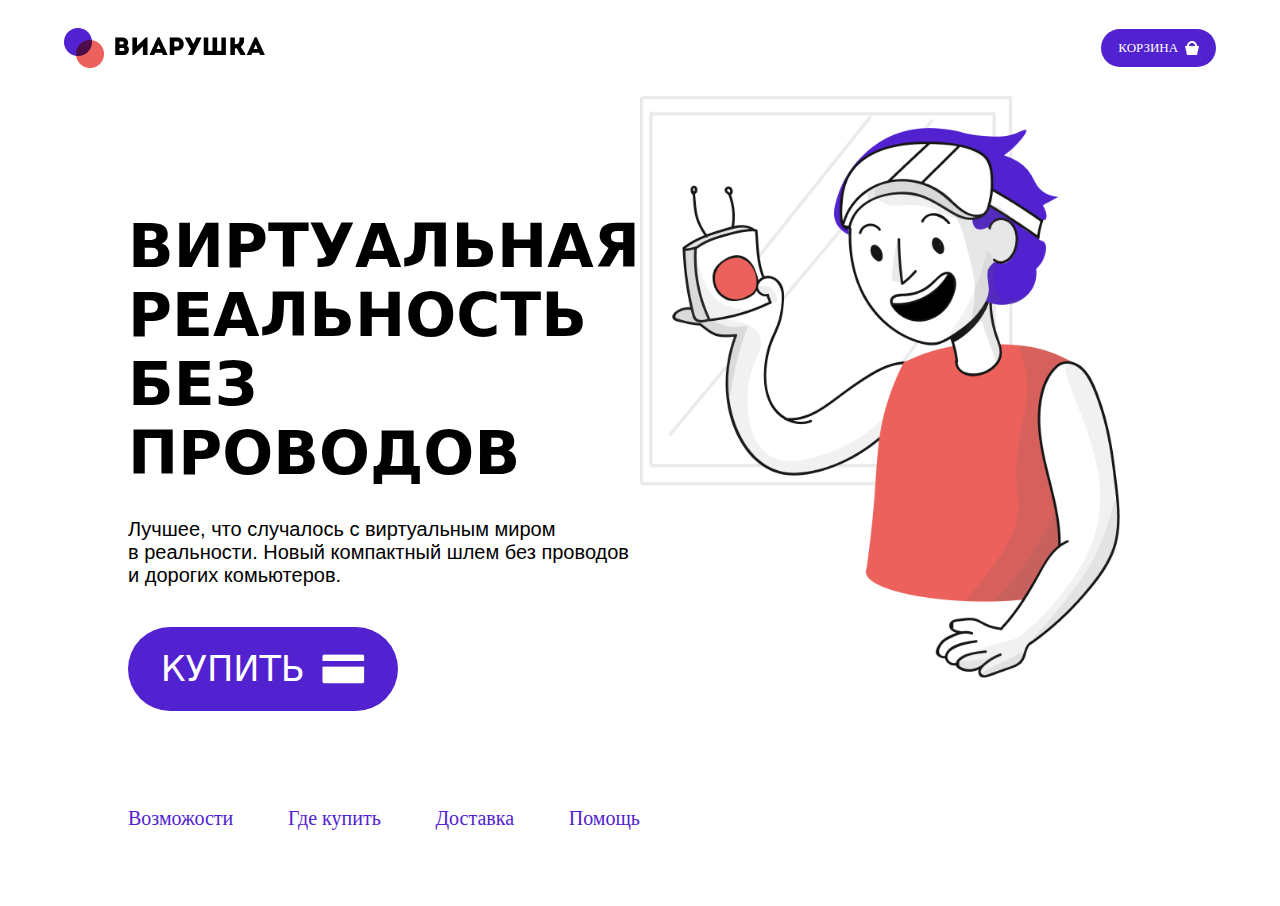
<file: index.html>
<!DOCTYPE html>
<html lang="en">
<head>
    <meta charset="UTF-8">
    <meta http-equiv="X-UA-Compatible" content="IE=edge">
    <meta name="viewport" content="width=device-width, initial-scale=1.0">
    <link rel="stylesheet" href="./style/style.css">
    <link rel="stylesheet" href="./style/normalize.css">
    <title>Document</title>
</head>
<body>
    <header class="header">
        <img class="header__logo" src="./assets/logo.png" alt="logo">
        <div class="header__shoppingCart">
            <a href="#" class="header__shoppingCart-text">Корзина</a>
            <img class="header__shoppingCart-icon" src="./assets/ico.png" alt="icon">
        </div>
    </header>
    <main class="main">
        <div class="main__flex">
            <div class="main__content">
                <h1 class="main__title">Виртуальная реальность без проводов</h1>
                <p class="main__text">Лучшее, что случалось с виртуальным миром в реальности. Новый компактный шлем без проводов и дорогих комьютеров.</p>
                <div class="main__button">
                    <a class="main__button-text" href="#">Купить</a>
                    <img class="main__button-icon" src="./assets/ico1.png"></img>
                </div>
                <div class="main__nav">
                    <a class="main__link" href="./index2.html">Возможости</a>
                    <a class="main__link" href="#">Где купить</a>
                    <a class="main__link" href="#">Доставка</a>
                    <a class="main__link" href="#">Помощь</a>
                </div>
            </div>
        </div>
            <div class="main__background">
                <img class="main__background-guy" src="./assets/guy.png" alt="">
            </div>
    </main>
</body>
</html>
</file>
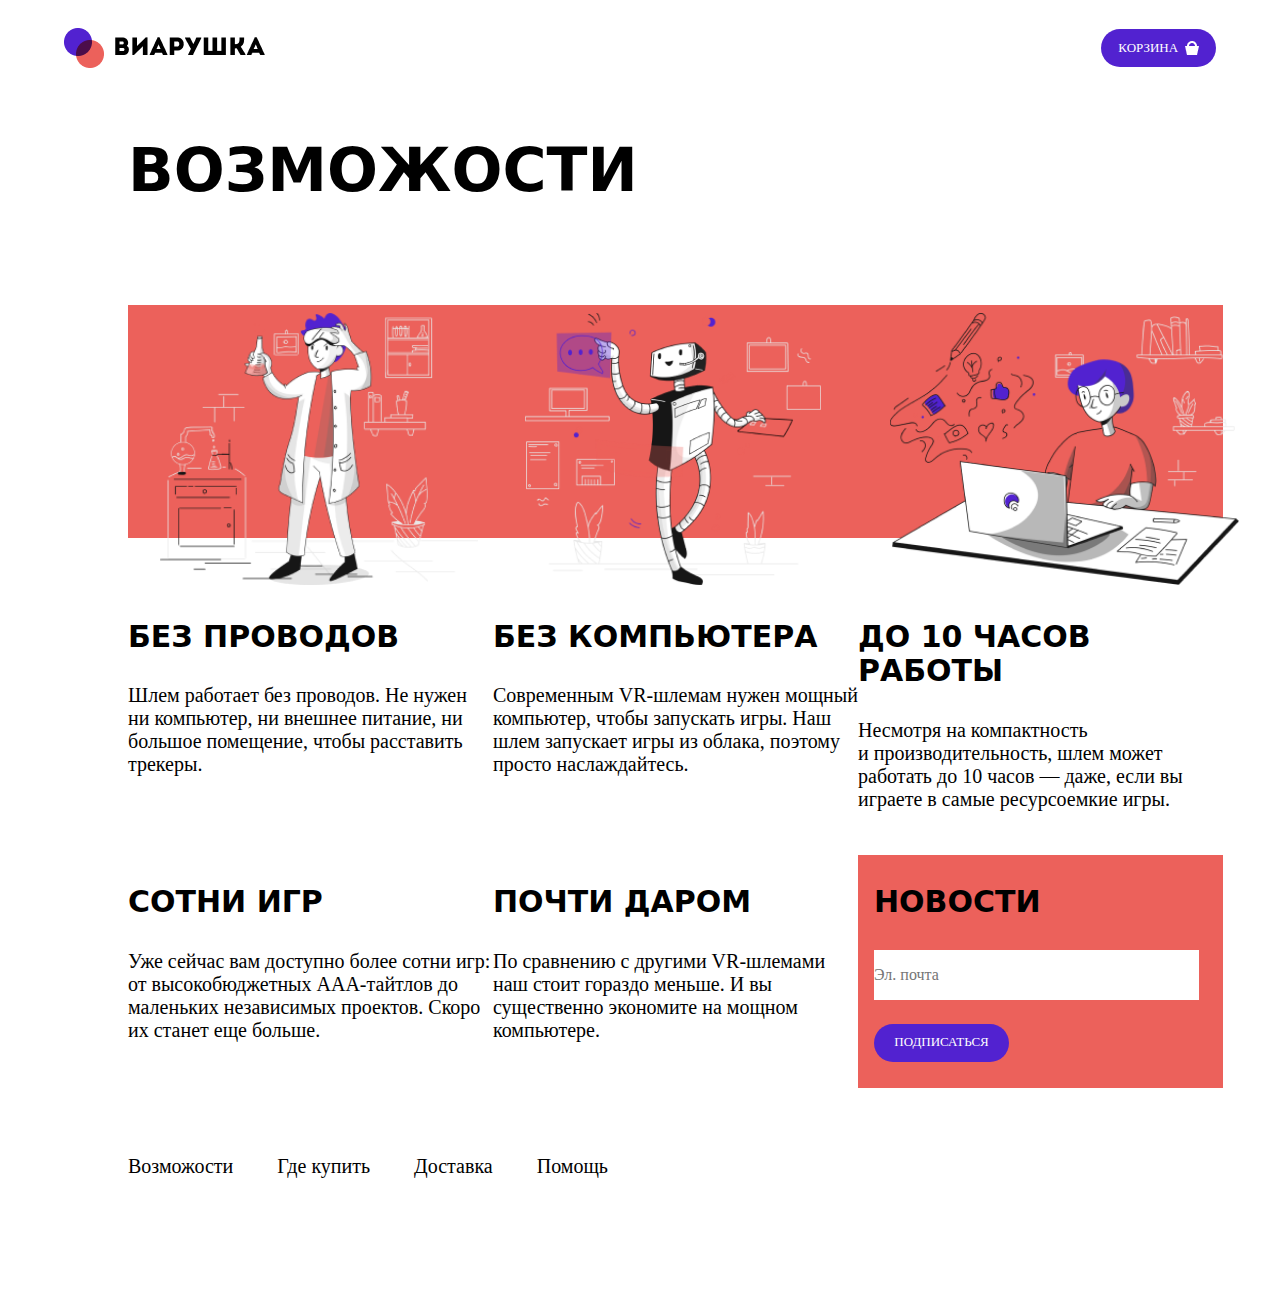
<file: index2.html>
<!DOCTYPE html>
<html lang="en">
<head>
    <meta charset="UTF-8">
    <meta http-equiv="X-UA-Compatible" content="IE=edge">
    <meta name="viewport" content="width=device-width, initial-scale=1.0">
    <link rel="stylesheet" href="./style/style1.css">
    <link rel="stylesheet" href="./style/normalize.css">
    <title>Document</title>

</head>
<body>
    <header class="header">
        <img class="header__logo" src="./assets/logo.png" alt="logo">
        <div class="header__shoppingCart">
            <a href="#" class="header__shoppingCart-text">Корзина</a>
            <img class="header__shoppingCart-icon" src="./assets/ico.png" alt="icon">
        </div>
    </header>
    <main class="main">
        <h1 class="main__title">Возможости</h1>
        <div class="grid">
            <div class="main__card">
                <div class="main__card-img">
                    <img class="main__img" src="./assets/praktikum1.png" alt="img">
                </div>
                <div class="main__card-title">
                    <div class="main__subtitle">Без проводов</div>
                </div>
                <div class="main__card-text">
                    <p class="main__text">Шлем работает без проводов. Не нужен ни компьютер, ни внешнее питание, ни большое помещение, чтобы расставить трекеры.</p>
                </div>
            </div>
            <div class="main__card">
                <div class="main__card-img">
                    <img class="main__img" src="./assets/praktikum3.png" alt="img">
                </div>
                <div class="main__card-title">
                    <div class="main__subtitle">Без компьютера</div>
                </div>
                <div class="main__card-text">
                    <p class="main__text">Современным VR-шлемам нужен мощный компьютер, чтобы запускать игры. Наш шлем запускает игры из облака, поэтому просто наслаждайтесь.</p>
                    
                </div>
            </div>
            <div class="main__card">
                <div class="main__card-img">
                    <img class="main__img" src="./assets/praktikum2.png" alt="img">
                </div>
                <div class="main__card-title">
                    <div class="main__subtitle">До 10 часов работы</div>
                </div>
                <div class="main__card-text">
                    <p class="main__text">Несмотря на компактность и производительность, шлем может работать до 10 часов — даже, если вы играете в самые ресурсоемкие игры.</p>
                </div>
            </div>
            <div class="main__card main__card-bg">
                <div class="main__card-title">
                    <div class="main__subtitle">Сотни игр</div>
                </div>
                <div class="main__card-text">
                    <p class="main__text">Уже сейчас вам доступно более сотни игр: от высокобюджетных ААА-тайтлов до маленьких независимых проектов. Скоро их станет еще больше.</p>
                </div>
            </div>
            <div class="main__card main__card-bg">
                <div class="main__card-title">
                    <div class="main__subtitle">Почти даром</div>
                </div>
                <div class="main__card-text">
                    <p class="main__text">По сравнению с другими VR-шлемами наш стоит гораздо меньше. И вы существенно экономите на мощном компьютере.</p>
                </div>
            </div>
            <div class="main__card main__card-special">
                <div class="main__card-title">
                    <div class="main__subtitle">Новости</div>
                </div>
                <div class="main__card-input">
                    <input class="main__input" type="email" id="emailAddress" placeholder="Эл. почта"></input>
                </div>
                <div class="main__card-button">
                    <p class="main__button">Подписаться</p>
                </div>
            </div>
        </div>
    </main>
    <footer class="footer">
        <div class="main__nav">
            <a class="main__link" href="#">Возможости</a>
            <a class="main__link" href="#">Где купить</a>
            <a class="main__link" href="#">Доставка</a>
            <a class="main__link" href="#">Помощь</a>
        </div>
    </footer>
</body>
</html>
</file>
<file: style/style.css>
*{
    margin: 0;
    padding: 0;
    box-sizing: border-box;
}
.header {
    width: 90%;
    margin: 0 auto;
    height: 6rem;
    display: flex;
    align-items: center;
    justify-content: space-between;
}

.header__shoppingCart {
    display: flex;
    justify-content: center;
    align-items: center;
    background-color: #5222D0;
    border-radius: 100px;
    font-size: 13px;
    height: 38px;
    width: 115px;
}

.header__shoppingCart-text {
    color: white;
    text-decoration: none;
    text-transform: uppercase;
    padding-right: 0.5em;
}

.main {
    display: grid;
    grid-template-columns: 1fr 1fr;
    height: 90vh;
}

.main__background {
    height: 100%;
    background: url(../assets/grey.png);
    background-repeat: no-repeat;
    background-size: cover;
    
    
}

.main__background img {
    width: 70%;
    margin: 2em; 
}

.main__flex {
    height: 100%;
    display: flex;
    justify-content: flex-end;
    align-items: center;
}

.main__content {
    width: 80%;
}

.main__title {
    text-transform: uppercase;
    font-family: system-ui, -apple-system, BlinkMacSystemFont, 'Segoe UI', Roboto, Oxygen, Ubuntu, Cantarell, 'Open Sans', 'Helvetica Neue', sans-serif;
    font-size: 60px;
    margin-bottom: 0.5em;
}

.main__text {
    font-size: 20px;
    font-family:'Gill Sans', 'Gill Sans MT', Calibri, 'Trebuchet MS', sans-serif;
    padding-bottom: 2em
}

.main__button {
    display: flex;
    justify-content: center;
    align-items: center;
    background-color: #5222D0;
    border-radius: 100px;
    height: 84px;
    width: 270px;
}

.main__button-text {
    text-transform: uppercase;
    font-size: 35px;
    color: white;
    text-decoration: none;
    padding-right: 0.5em;
    font-family: system-ui, -apple-system, BlinkMacSystemFont, 'Segoe UI', Roboto, Oxygen, Ubuntu, Cantarell, 'Open Sans', 'Helvetica Neue', sans-serif;
}

.main__nav {
    padding-top: 6em;
    display: flex;
    justify-content: space-between;
}

.main__nav a {
    display: flex;
    justify-content: space-between;
    text-decoration: none;
    font-size: 20px;
    color: #5222D0;
}
</file>
<file: style/style1.css>
*{
    margin: 0;
    padding: 0;
    box-sizing: border-box;
}

.header {
    width: 90%;
    margin: 0 auto;
    height: 6rem;
    display: flex;
    align-items: center;
    justify-content: space-between;
}

.header__shoppingCart {
    display: flex;
    justify-content: center;
    align-items: center;
    background-color: #5222D0;
    border-radius: 100px;
    font-size: 13px;
    height: 38px;
    width: 115px;
}

.header__shoppingCart-text {
    color: white;
    text-decoration: none;
    text-transform: uppercase;
    padding-right: 0.5em;
}

.main {
    width: 80%;
    margin: 0 auto;
}

.main__title {
    font-family: system-ui, -apple-system, BlinkMacSystemFont, 'Segoe UI', Roboto, Oxygen, Ubuntu, Cantarell, 'Open Sans', 'Helvetica Neue', sans-serif;
    font-size: 60px;
    text-transform: uppercase;
    padding-bottom: 1em;
}

.grid {
    display: grid;
    grid-template-columns: 1fr 1fr 1fr;
    grid-template-rows: 550px 300px;
}

.main__card {
    width: 365px;
    height: 233px;
    background-color: #EC615B;
}

.main__card img {
    padding-left: 2em;
    padding-top: 0.5em;
    height: 280px;
    
}

.main__card-title {
    font-size: 30px;
    padding-top: 1em;
    padding-bottom: 1em;
    text-transform: uppercase;
    font-weight: 700;
    font-family: system-ui, -apple-system, BlinkMacSystemFont, 'Segoe UI', Roboto, Oxygen, Ubuntu, Cantarell, 'Open Sans', 'Helvetica Neue', sans-serif;
}

.main__text {
    height: 365px;
    font-size: 20px;
}

.main__card-bg {
    background: none;
}

.main__input {
    width: 325px;
    height: 50px;
    border: none;
    margin-bottom: 1.5em;
}

.main__card-special {
    padding-left: 1em;
}

.main__card-button {
    display: flex;
    justify-content: center;
    align-items: center;
    text-transform: uppercase;
    font-size: 13px;
    background-color: #5222D0;
    border-radius: 100px;
    width: 135px;
    height: 38px;
    color: white;
}

.footer {
    width: 80%;
    margin: 0 auto;
}
.main__nav a {
    text-decoration: none;
    padding-right: 2em;
    font-size: 20px;
    color: black;
}
</file>
